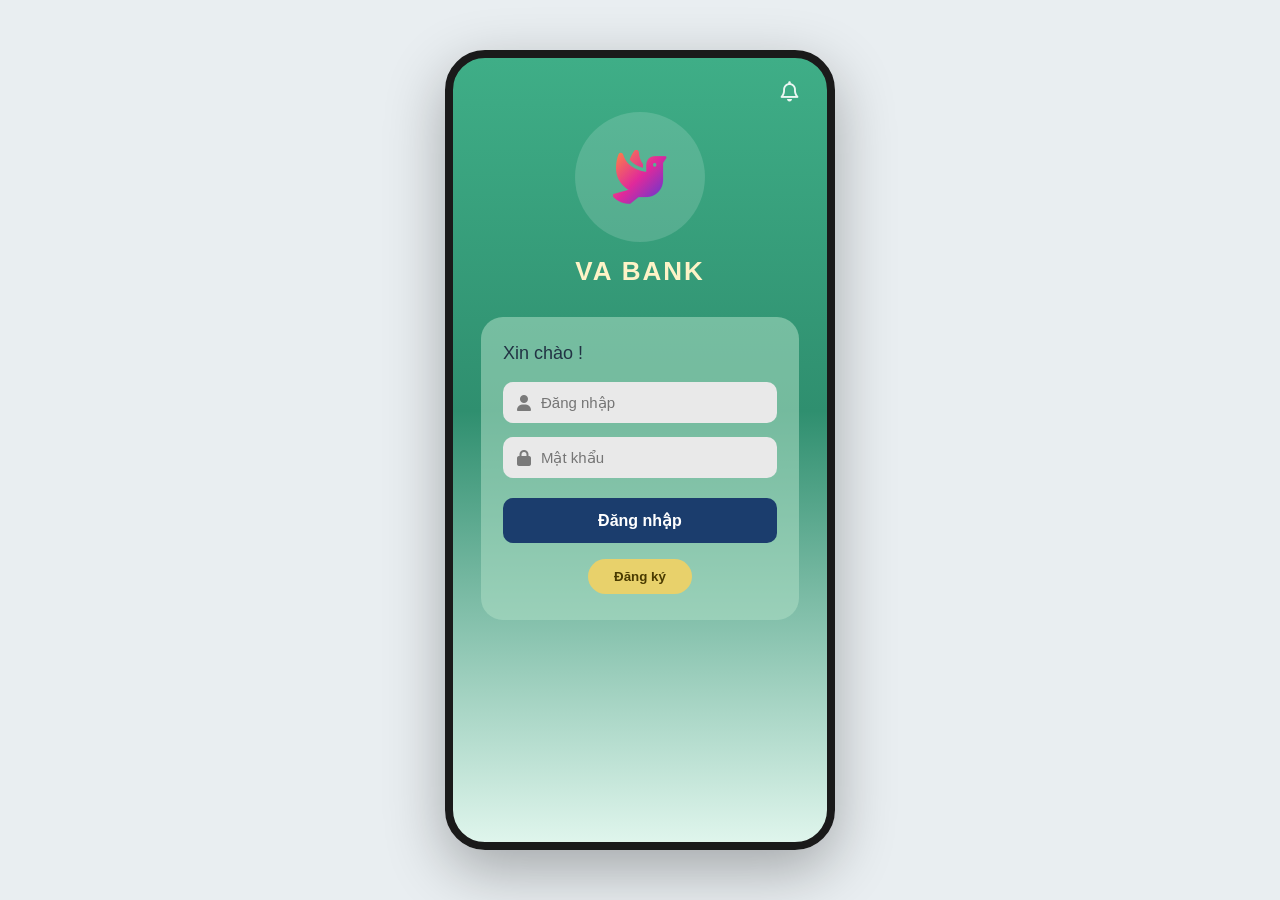
<file: index.html>
<!DOCTYPE html>
<html lang="vi">
<head>
<meta charset="UTF-8" />
<meta name="viewport" content="width=device-width, initial-scale=1.0" />
<title>VA BANK - Đăng nhập</title>
<link rel="stylesheet" href="https://cdnjs.cloudflare.com/ajax/libs/font-awesome/6.5.2/css/all.min.css" />
<link rel="stylesheet" href="login.css" />
</head>
<body>

  <div class="phone-frame">
    <div class="screen">

      <!-- Icon thông báo góc trên -->
      <div class="top-bar">
        <i class="fa-regular fa-bell"></i>
      </div>

      <!-- Logo -->
      <div class="logo-area">
        <div class="logo-circle">
          <i class="fa-solid fa-dove logo-icon"></i>
        </div>
        <h1 class="brand-name">VA BANK</h1>
      </div>

      <!-- Form đăng nhập -->
      <div class="login-card">
        <p class="greeting">Xin chào !</p>

        <div id="errorBox" class="error-box" style="display:none;"></div>

        <form id="loginForm">
          <div class="input-group">
            <i class="fa-solid fa-user"></i>
            <input type="text" id="username" placeholder="Đăng nhập" autocomplete="username" required />
          </div>

          <div class="input-group">
            <i class="fa-solid fa-lock"></i>
            <input type="password" id="password" placeholder="Mật khẩu" autocomplete="current-password" required />
          </div>

          <button type="submit" class="btn-login" id="btnLogin">Đăng nhập</button>
        </form>

        <button type="button" class="btn-register" id="btnRegister">Đăng ký</button>
      </div>

    </div>
  </div>

  <!-- Modal đăng ký nhanh -->
  <div id="registerModal" class="modal-overlay" style="display:none;">
    <div class="modal-box">
      <h3>Đăng ký tài khoản</h3>
      <input type="text" id="regFullName" placeholder="Họ và tên" />
      <input type="text" id="regUsername" placeholder="Tên đăng nhập" />
      <input type="password" id="regPassword" placeholder="Mật khẩu" />
      <div id="regErrorBox" class="error-box" style="display:none;"></div>
      <div class="modal-actions">
        <button id="regCancel" class="btn-secondary">Hủy</button>
        <button id="regSubmit" class="btn-login">Đăng ký</button>
      </div>
    </div>
  </div>

  <script src="config.js"></script>
  <script src="login.js"></script>
</body>
</html>
</file>
<file: login.css>
/* ===== Reset & base ===== */
* { box-sizing: border-box; margin: 0; padding: 0; font-family: 'Segoe UI', Arial, sans-serif; }

body {
  min-height: 100vh;
  display: flex;
  align-items: center;
  justify-content: center;
  background: #e9eef1;
}

/* Khung "điện thoại" — trên PC hiển thị dạng mockup, trên mobile chiếm toàn màn hình */
.phone-frame {
  width: 390px;
  max-width: 100vw;
  min-height: 100vh;
  background: linear-gradient(180deg, #3fae87 0%, #2f8f6f 45%, #dff5ec 100%);
  border-radius: 0;
  overflow: hidden;
  position: relative;
}

@media (min-width: 480px) {
  .phone-frame {
    min-height: 800px;
    border-radius: 40px;
    box-shadow: 0 20px 60px rgba(0,0,0,0.3);
    border: 8px solid #1a1a1a;
  }
}

.screen { padding: 24px 28px; color: #fff; }

.top-bar { display: flex; justify-content: flex-end; font-size: 20px; opacity: 0.9; }

.logo-area { text-align: center; margin-top: 10px; }
.logo-circle {
  width: 130px; height: 130px; border-radius: 50%;
  background: rgba(255,255,255,0.15);
  display: flex; align-items: center; justify-content: center;
  margin: 0 auto 14px;
}
.logo-icon { font-size: 54px; background: linear-gradient(135deg,#ff8a3d,#e0299b,#4b3bdb); -webkit-background-clip: text; background-clip: text; color: transparent; }
.brand-name { color: #fef3c7; letter-spacing: 2px; font-size: 26px; font-weight: 700; }

/* ===== Card đăng nhập ===== */
.login-card {
  margin-top: 30px;
  background: rgba(174, 222, 197, 0.55);
  border-radius: 22px;
  padding: 26px 22px;
}

.greeting { color: #234; font-size: 18px; margin-bottom: 18px; }

.error-box {
  background: #ffe1e1; color: #b00020; font-size: 13px;
  padding: 8px 12px; border-radius: 8px; margin-bottom: 12px;
}

.input-group {
  display: flex; align-items: center; gap: 10px;
  background: #e9e9e9; border-radius: 10px;
  padding: 12px 14px; margin-bottom: 14px;
}
.input-group i { color: #7a7a7a; }
.input-group input {
  border: none; background: transparent; outline: none;
  width: 100%; font-size: 15px; color: #333;
}

.btn-login {
  width: 100%; padding: 13px; border: none; border-radius: 10px;
  background: #1b3d6d; color: #fff; font-size: 16px; font-weight: 600;
  cursor: pointer; margin-top: 6px; transition: opacity 0.2s;
}
.btn-login:hover { opacity: 0.9; }
.btn-login:disabled { opacity: 0.6; cursor: not-allowed; }

.btn-register {
  display: block; margin: 16px auto 0; padding: 10px 26px;
  border: none; border-radius: 20px; background: #e8d16b;
  color: #4a3b00; font-weight: 600; cursor: pointer;
}

/* ===== Modal đăng ký ===== */
.modal-overlay {
  position: fixed; inset: 0; background: rgba(0,0,0,0.5);
  display: flex; align-items: center; justify-content: center; z-index: 999;
}
.modal-box {
  background: #fff; border-radius: 16px; padding: 24px; width: 320px; max-width: 90vw;
}
.modal-box h3 { margin-bottom: 16px; color: #234; }
.modal-box input {
  width: 100%; padding: 11px 12px; margin-bottom: 12px;
  border: 1px solid #ccc; border-radius: 8px; font-size: 14px;
}
.modal-actions { display: flex; gap: 10px; }
.modal-actions button { flex: 1; padding: 11px; border-radius: 8px; border: none; cursor: pointer; font-weight: 600; }
.btn-secondary { background: #eee; color: #333; }
</file>
